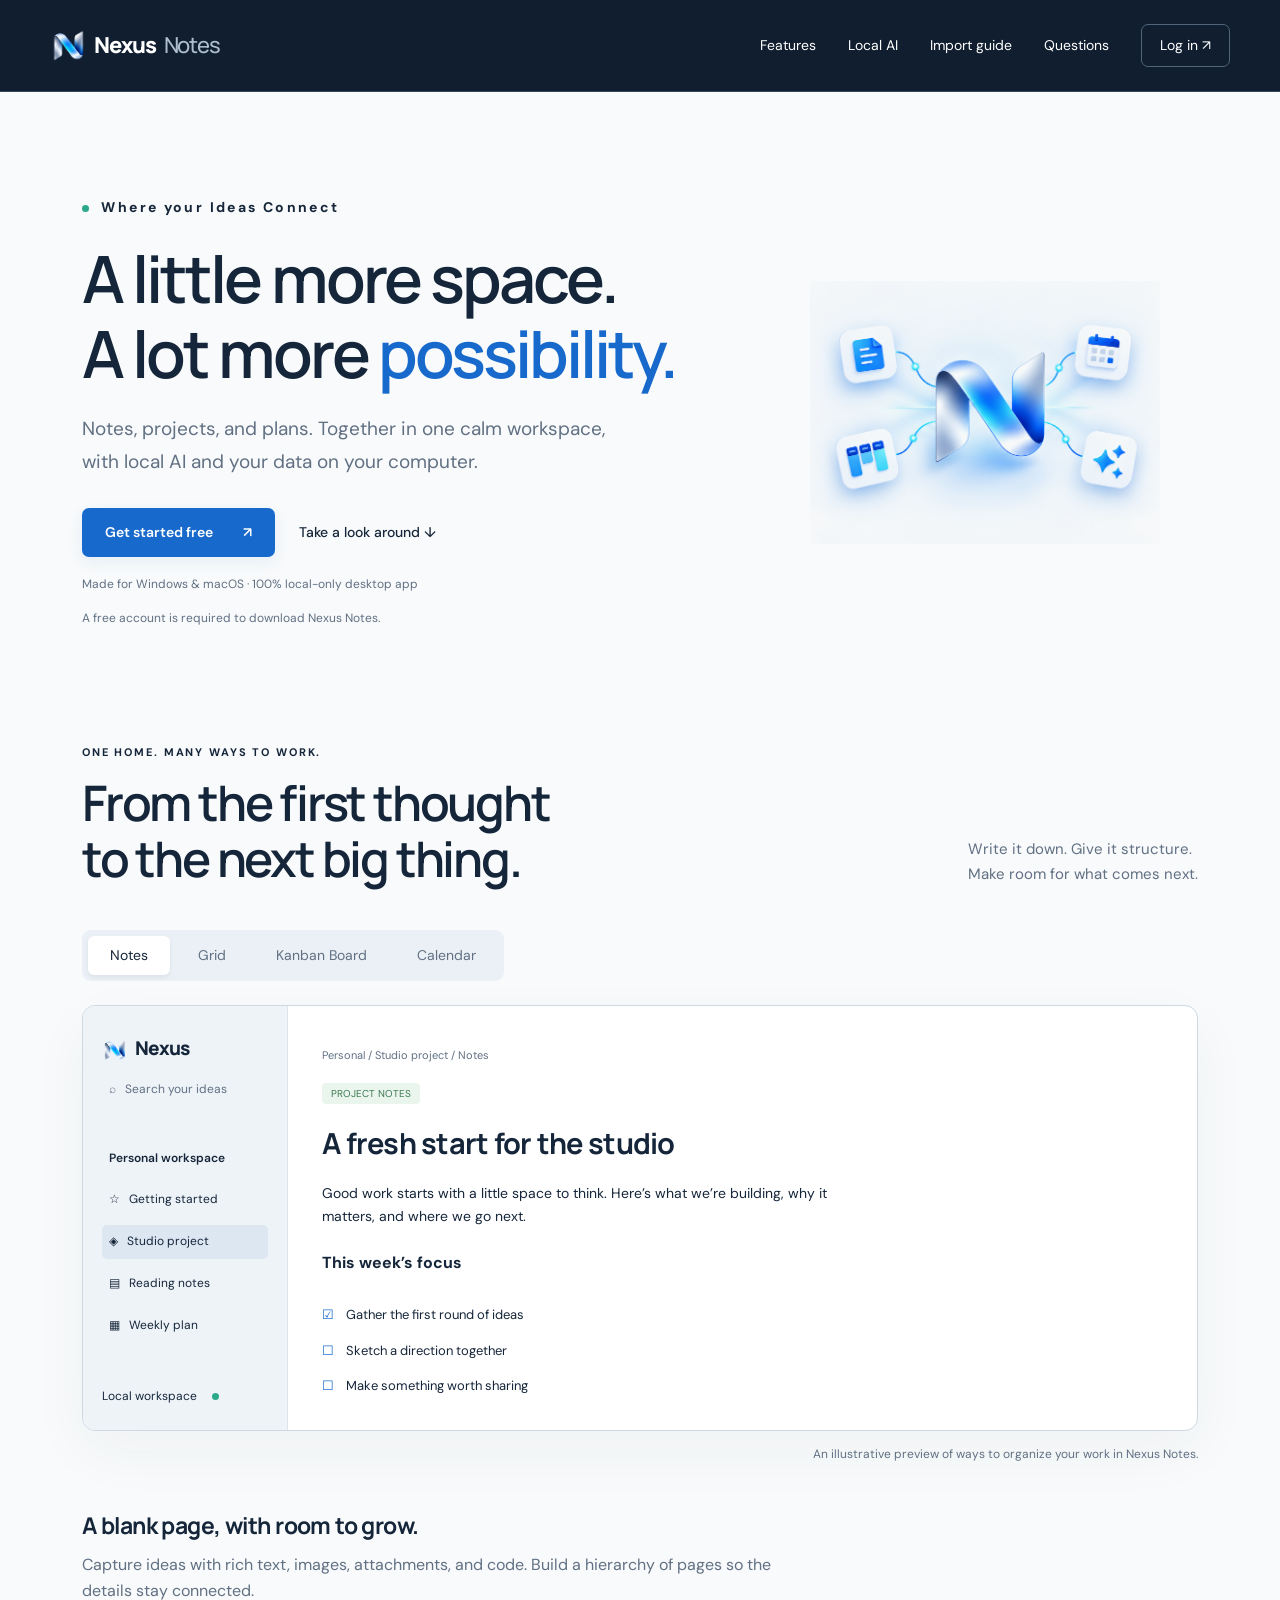
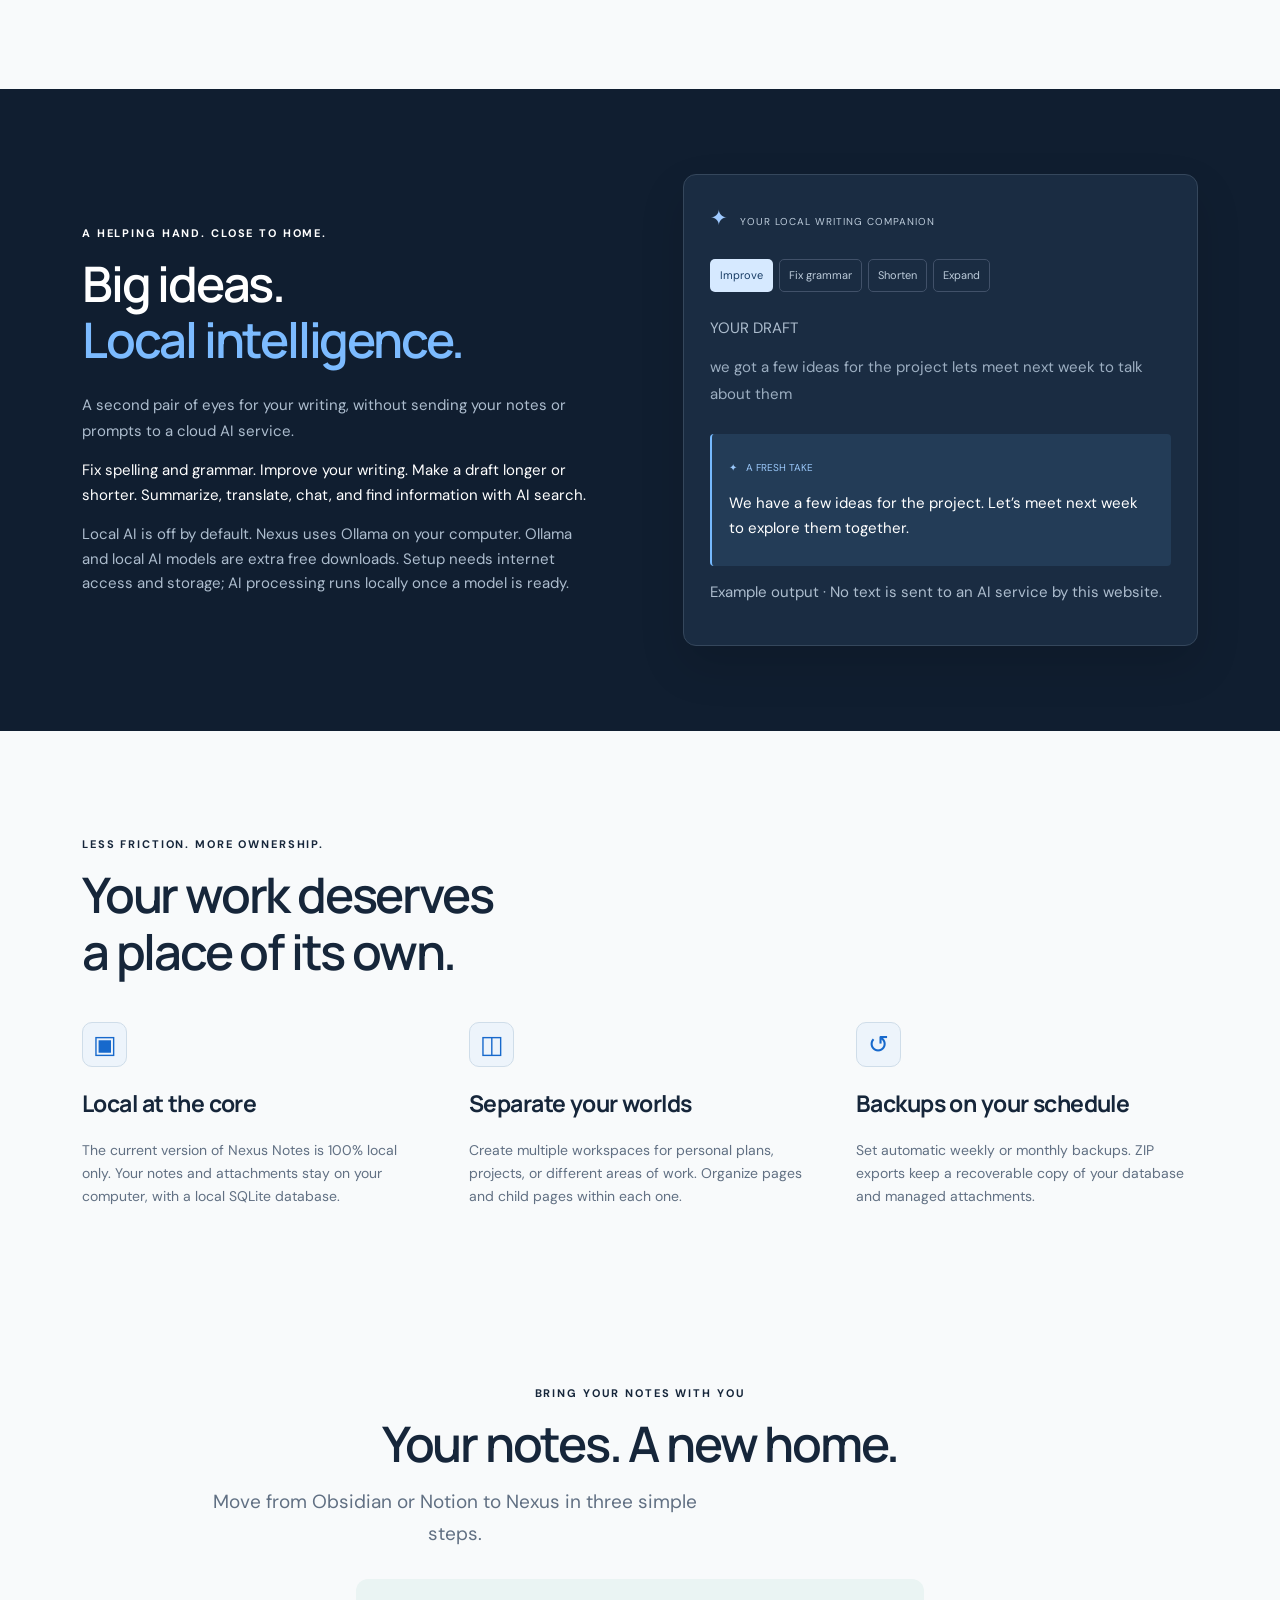
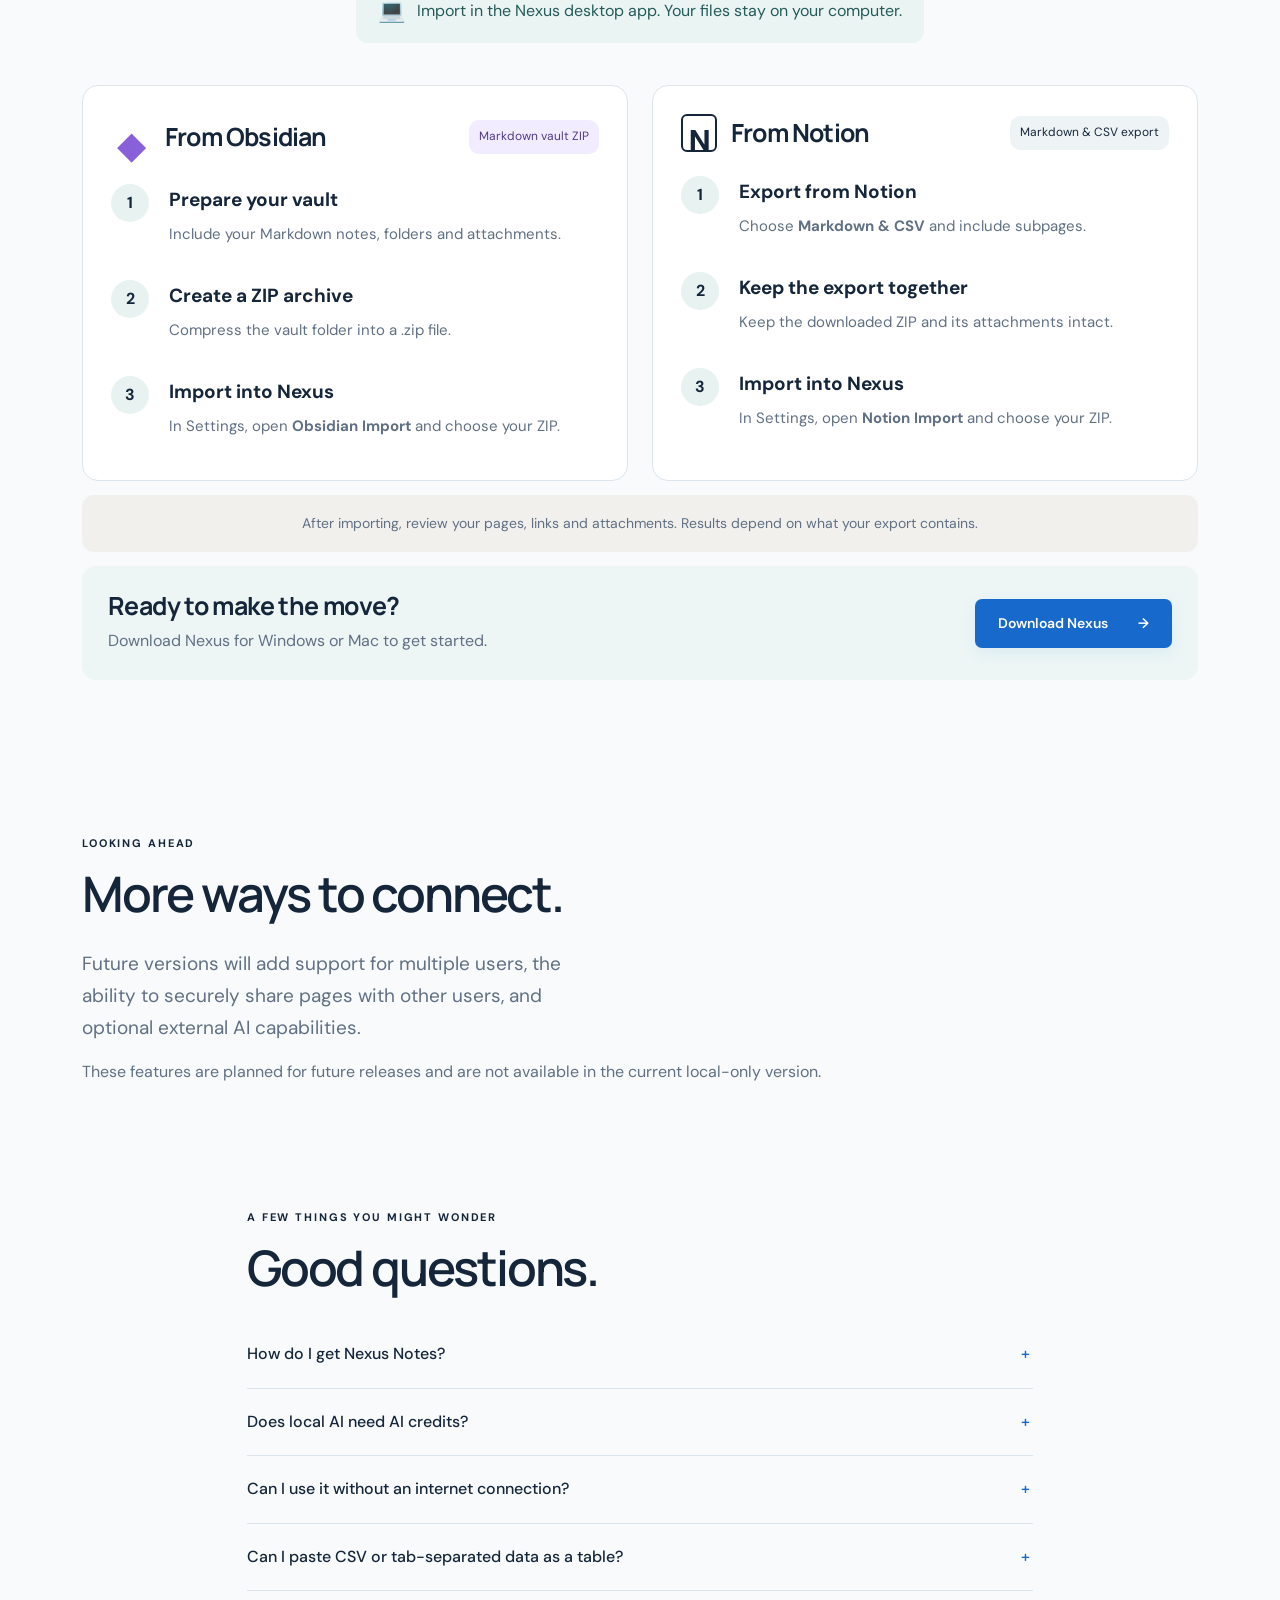
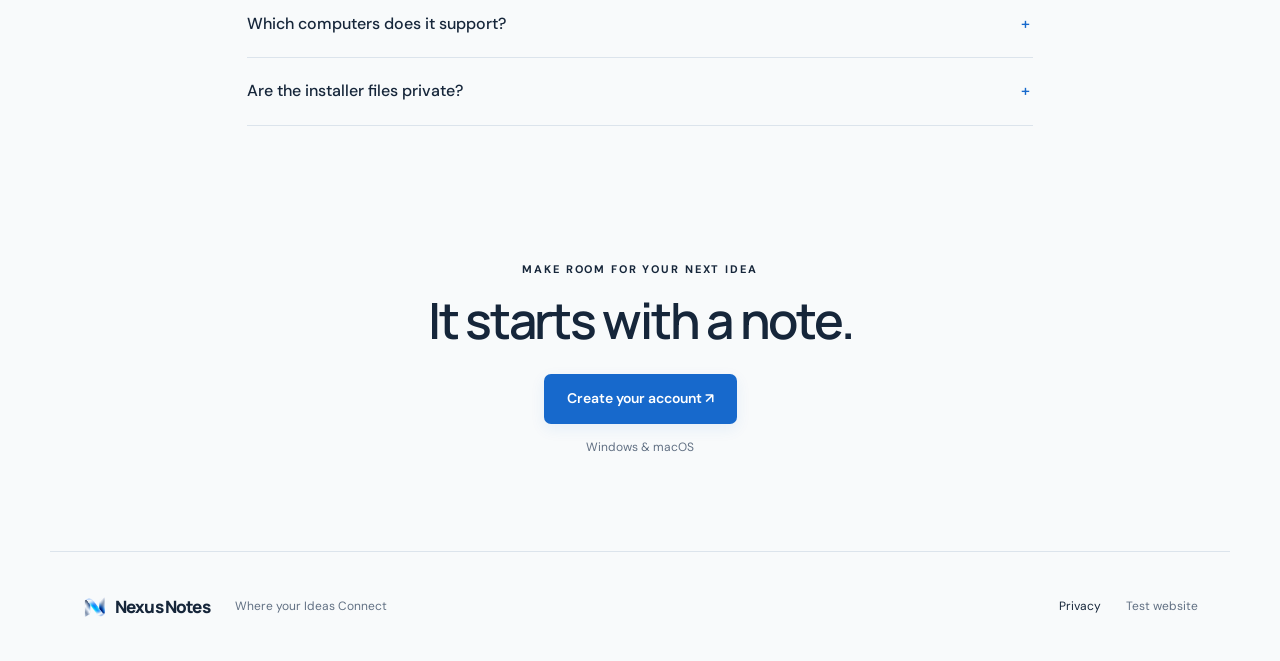
<file: index.html>
<!doctype html>
<html lang="en"><head><meta charset="utf-8"><meta name="viewport" content="width=device-width,initial-scale=1"><meta name="description" content="Nexus Notes brings notes, boards, calendars and private local AI together on Windows and Mac."><meta name="theme-color" content="#101e30"><title>Nexus Notes — Where your Ideas Connect</title><link rel="icon" href="assets/logo.png"><link rel="stylesheet" href="style.css?v=20261015-grid-tables"><script defer src="app.js?v=20261015-grid-tables"></script></head>
<body><a class="skip" href="#main">Skip to content</a><header class="nav home-nav"><a class="brand" href="index.html"><img src="assets/logo.png" alt="">Nexus <span>Notes</span></a><nav aria-label="Main navigation"><a href="#features">Features</a><a href="#local-ai">Local AI</a><a href="#import-guide">Import guide</a><a href="#questions">Questions</a><a href="account.html" class="login">Log in <span aria-hidden="true">↗</span></a></nav></header>
<main id="main"><section class="hero wrap"><div class="hero-copy"><p class="eyebrow"><span class="dot"></span> Where your Ideas Connect</p><h1>A little more space.<br>A lot more <em>possibility.</em></h1><p class="lead">Notes, projects, and plans. Together in one calm workspace, with local AI and your data on your computer.</p><div class="actions"><a class="button" href="account.html?mode=signup">Get started free <span aria-hidden="true">↗</span></a><a class="text-link" href="#features">Take a look around ↓</a></div><p class="small muted">Made for Windows & macOS · 100% local-only desktop app</p><p class="small muted">A free account is required to download Nexus Notes.</p></div><div class="hero-art" aria-hidden="true"><img src="assets/connected-ideas.png" width="1448" height="1086" alt="" fetchpriority="high"></div></section>
<section class="wrap product" id="features"><div class="section-heading"><div><p class="eyebrow">ONE HOME. MANY WAYS TO WORK.</p><h2>From the first thought<br>to the next big thing.</h2></div><p>Write it down. Give it structure.<br>Make room for what comes next.</p></div><div class="preview-tabs" role="tablist" aria-label="Product examples"><button role="tab" aria-selected="true" aria-controls="preview" data-view="notes">Notes</button><button role="tab" aria-selected="false" aria-controls="preview" data-view="grid">Grid</button><button role="tab" aria-selected="false" aria-controls="preview" data-view="board">Kanban Board</button><button role="tab" aria-selected="false" aria-controls="preview" data-view="calendar">Calendar</button></div><div class="app-frame"><aside class="app-sidebar"><div class="brand"><img src="assets/logo.png" alt="">Nexus</div><p class="muted small">⌕ &nbsp; Search your ideas</p><p class="sidebar-title">Personal workspace</p><p>☆ &nbsp; Getting started</p><p class="selected">◈ &nbsp; Studio project</p><p>▤ &nbsp; Reading notes</p><p>▦ &nbsp; Weekly plan</p><div class="sidebar-bottom small">Local workspace <span class="dot"></span></div></aside><div class="app-content" id="preview" role="tabpanel" aria-label="Notes example"></div></div><p class="small muted preview-caption">An illustrative preview of ways to organize your work in Nexus Notes.</p><div class="feature-description" id="view-description"></div></section>
<section class="wrap table-paste" id="tables" hidden aria-labelledby="tables-heading"><div><p class="eyebrow">FROM SPREADSHEET TO PAGE</p><h2 id="tables-heading">Copy. Paste. Table.</h2><p class="lead">Copy CSV or tab-delimited data and paste it directly into a Nexus page as an editable table.</p><p>Copy cells from a spreadsheet or text from a CSV or tab-delimited file, then paste into a blank paragraph. Nexus creates the table and uses the first row as its header.</p><p class="small muted">Quoted CSV values can include commas. Missing cells stay blank. Choose Paste as plain text to keep the original text instead.</p></div><div class="table-paste-example"><p class="eyebrow">PASTE YOUR DATA</p><pre aria-label="Tab-delimited example">Task&#9;Status&#9;Owner
Plan&#9;Done&#9;Alex
Draft&#9;In progress&#9;Sam</pre><p class="table-paste-arrow" aria-hidden="true">&#8595;</p><table><caption>Becomes an editable table in Nexus</caption><thead><tr><th scope="col">Task</th><th scope="col">Status</th><th scope="col">Owner</th></tr></thead><tbody><tr><td>Plan</td><td>Done</td><td>Alex</td></tr><tr><td>Draft</td><td>In progress</td><td>Sam</td></tr></tbody></table></div></section>
<section id="local-ai" class="ai-section"><div class="wrap ai-grid"><div><p class="eyebrow">A HELPING HAND. CLOSE TO HOME.</p><h2>Big ideas.<br><em>Local intelligence.</em></h2><p class="lead">A second pair of eyes for your writing, without sending your notes or prompts to a cloud AI service.</p><p>Fix spelling and grammar. Improve your writing. Make a draft longer or shorter. Summarize, translate, chat, and find information with AI search.</p><p class="small muted">Local AI is off by default. Nexus uses Ollama on your computer. Ollama and local AI models are extra free downloads. Setup needs internet access and storage; AI processing runs locally once a model is ready.</p></div><div class="writing-card"><div class="card-label"><span class="spark">✦</span> YOUR LOCAL WRITING COMPANION</div><div class="writing-tabs" aria-label="Writing examples"><button class="active" data-writing="improve">Improve</button><button data-writing="grammar">Fix grammar</button><button data-writing="shorter">Shorten</button><button data-writing="longer">Expand</button></div><p class="small muted">YOUR DRAFT</p><p class="draft">we got a few ideas for the project lets meet next week to talk about them</p><div class="ai-result"><p class="small">✦ &nbsp; A FRESH TAKE</p><p id="writing-result">We have a few ideas for the project. Let’s meet next week to explore them together.</p></div><p class="small muted">Example output · No text is sent to an AI service by this website.</p></div></div></section>
<section class="wrap ownership"><p class="eyebrow">LESS FRICTION. MORE OWNERSHIP.</p><h2>Your work deserves<br>a place of its own.</h2><div class="feature-grid"><article><span class="feature-icon">▣</span><h3>Local at the core</h3><p>The current version of Nexus Notes is 100% local only. Your notes and attachments stay on your computer, with a local SQLite database.</p></article><article><span class="feature-icon">◫</span><h3>Separate your worlds</h3><p>Create multiple workspaces for personal plans, projects, or different areas of work. Organize pages and child pages within each one.</p></article><article><span class="feature-icon">↺</span><h3>Backups on your schedule</h3><p>Set automatic weekly or monthly backups. ZIP exports keep a recoverable copy of your database and managed attachments.</p></article></div></section>
<section class="wrap import-guide" id="import-guide" aria-labelledby="import-heading">
  <div class="import-intro"><p class="eyebrow">BRING YOUR NOTES WITH YOU</p><h2 id="import-heading">Your notes. A new home.</h2><p class="lead">Move from Obsidian or Notion to Nexus in three simple steps.</p><p class="import-local"><span aria-hidden="true">&#128187;</span> Import in the Nexus desktop app. Your files stay on your computer.</p></div>
  <div class="import-cards">
    <article class="import-guide-card" aria-labelledby="obsidian-guide-heading"><div class="import-guide-title"><span class="import-source-icon obsidian-icon" aria-hidden="true">&#9670;</span><h3 id="obsidian-guide-heading">From Obsidian</h3><span class="import-format">Markdown vault ZIP</span></div><ol>
      <li><h4>Prepare your vault</h4><p>Include your Markdown notes, folders and attachments.</p></li>
      <li><h4>Create a ZIP archive</h4><p>Compress the vault folder into a .zip file.</p></li>
      <li><h4>Import into Nexus</h4><p>In Settings, open <strong>Obsidian Import</strong> and choose your ZIP.</p></li>
    </ol></article>
    <article class="import-guide-card" aria-labelledby="notion-guide-heading"><div class="import-guide-title"><span class="import-source-icon notion-icon" aria-hidden="true">N</span><h3 id="notion-guide-heading">From Notion</h3><span class="import-format">Markdown &amp; CSV export</span></div><ol>
      <li><h4>Export from Notion</h4><p>Choose <strong>Markdown &amp; CSV</strong> and include subpages.</p></li>
      <li><h4>Keep the export together</h4><p>Keep the downloaded ZIP and its attachments intact.</p></li>
      <li><h4>Import into Nexus</h4><p>In Settings, open <strong>Notion Import</strong> and choose your ZIP.</p></li>
    </ol></article>
  </div>
  <p class="import-review">After importing, review your pages, links and attachments. Results depend on what your export contains.</p>
  <div class="import-cta"><div><h3>Ready to make the move?</h3><p>Download Nexus for Windows or Mac to get started.</p></div><a class="button" href="downloads.html">Download Nexus <span aria-hidden="true">&#8594;</span></a></div>
</section>

<section class="wrap ownership" aria-labelledby="future-heading"><p class="eyebrow">LOOKING AHEAD</p><h2 id="future-heading">More ways to connect.</h2><p class="lead">Future versions will add support for multiple users, the ability to securely share pages with other users, and optional external AI capabilities.</p><p class="muted">These features are planned for future releases and are not available in the current local-only version.</p></section><section class="wrap faq" id="questions"><p class="eyebrow">A FEW THINGS YOU MIGHT WONDER</p><h2>Good questions.</h2><details><summary>How do I get Nexus Notes?</summary><p>Create a website account, confirm your email, then sign in to the downloads page. Choose the Windows installer or the Mac disk image. Your website account is separate from your desktop notes.</p></details><details><summary>Does local AI need AI credits?</summary><p>No cloud AI credits are needed for local Ollama models. They use your computer’s memory and processing power. Model downloads require internet access and can be large; performance depends on your hardware.</p></details><details><summary>Can I use it without an internet connection?</summary><p>You can use local desktop notes without a connection. Downloading the app, confirming your website account, checking for updates, and initially setting up AI require internet access. Local AI requires extra free downloads: Ollama and local AI models. Install and open Ollama for <a class="text-link" href="https://ollama.com/download/mac">Mac</a> or <a class="text-link" href="https://ollama.com/download/windows">Windows</a>, then download the models you want to use. Nexus checks for Ollama when you enable AI; if it is missing, AI stays off and shows download instructions. After Ollama and the models are ready, local AI works without an internet connection.</p></details><details><summary>Can I paste CSV or tab-separated data as a table?</summary><p>Yes. Copy CSV or tab-separated data with column names in the first row, then paste into a paragraph in a Nexus page. Nexus automatically creates an editable table and uses the first row as its header. Quoted CSV values can contain commas, and missing cells stay blank. Use Paste as plain text when you want to keep the original text.</p></details><details><summary>Which computers does it support?</summary><p>Windows and macOS. The downloads page identifies the available installer and Mac architecture. The current Mac release is for Apple silicon, including M1, and requires macOS 12 or later.</p></details><details><summary>Are the installer files private?</summary><p>This website asks you to sign in before showing download links. The installers are published in the public Nexus Releases repository on GitHub and can also be accessed there.</p></details></section>
<section class="closing wrap"><p class="eyebrow">MAKE ROOM FOR YOUR NEXT IDEA</p><h2>It starts with a note.</h2><a class="button" href="account.html?mode=signup">Create your account ↗</a><p class="small muted">Windows & macOS</p></section></main><footer class="wrap"><a class="brand" href="index.html"><img src="assets/logo.png" alt="">Nexus Notes</a><p class="small muted">Where your Ideas Connect</p><a href="privacy.html">Privacy</a><span class="small muted">Test website</span></footer></body></html>
</file>
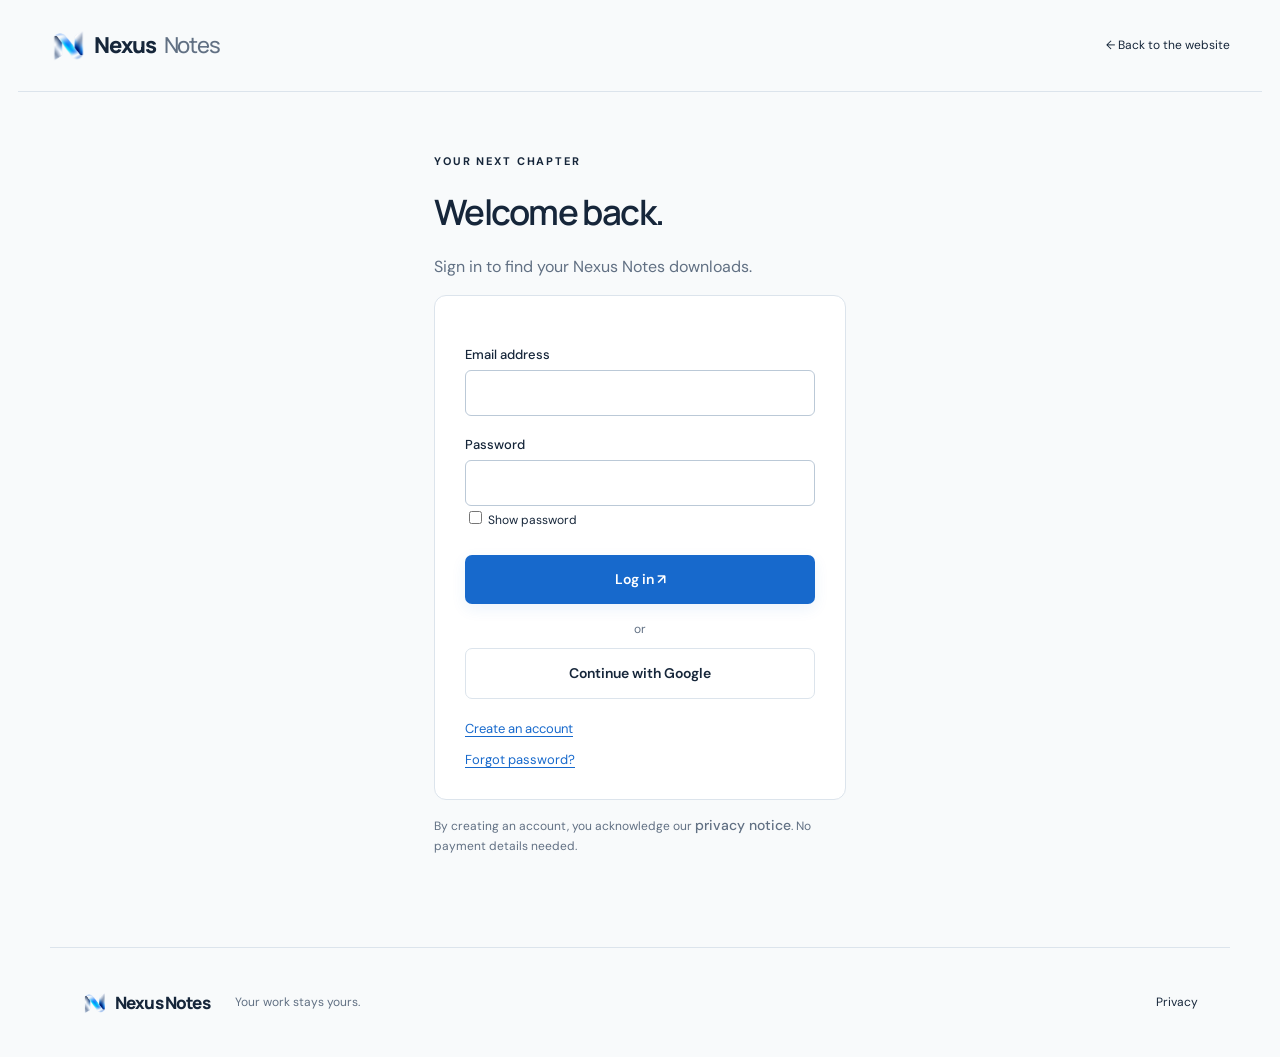
<file: account.html>
<!doctype html><html lang="en"><head><meta charset="utf-8"><meta name="viewport" content="width=device-width,initial-scale=1"><meta name="referrer" content="no-referrer"><title>Your account — Nexus Notes</title><link rel="icon" href="assets/logo.png"><link rel="stylesheet" href="style.css?v=20261014-google"><script defer src="vendor/firebase-app-compat.js"></script><script defer src="vendor/firebase-auth-compat.js"></script><script defer src="config.js?v=20261014-google"></script><script defer src="auth.js?v=20261014-google"></script></head><body data-page="account"><header class="nav"><a class="brand" href="index.html"><img src="assets/logo.png" alt="">Nexus <span>Notes</span></a><a class="small" href="index.html">← Back to the website</a></header><main class="account-main"><p class="eyebrow">YOUR NEXT CHAPTER</p><h1 id="account-title">Welcome back.</h1><p class="muted" id="account-intro">Sign in to find your Nexus Notes downloads.</p><div class="account-card"><form id="account-form"><label class="form-field" id="email-field">Email address<input id="email" name="email" type="email" autocomplete="email" required maxlength="254"></label><label class="form-field" id="password-field">Password<input id="password" name="password" type="password" autocomplete="current-password" required minlength="8"></label><label class="small" id="show-password-label"><input type="checkbox" id="show-password"> Show password</label><p id="signup-note" class="small muted" hidden>Use at least 8 characters. We’ll email you a confirmation link. This account gives access to the website’s downloads; your desktop notes stay on your computer.</p><button class="button" id="submit" type="submit">Log in ↗</button></form><div id="google-option"><p class="small muted auth-divider">or</p><button class="button google-signin" id="google-signin" type="button">Continue with Google</button></div><div id="status" class="status" role="status" aria-live="polite"></div><div class="form-links"><p class="form-mode-line small"><span id="account-prompt" class="muted" hidden>Already have an account?</span> <button class="link-button" id="switch-mode" type="button">Create an account</button></p><button class="link-button" id="forgot" type="button">Forgot password?</button></div><button class="link-button" id="resend" hidden>Resend confirmation email</button></div><p class="small muted">By creating an account, you acknowledge our <a class="text-link" href="privacy.html">privacy notice</a>. No payment details needed.</p></main><footer class="wrap"><a class="brand" href="index.html"><img src="assets/logo.png" alt="">Nexus Notes</a><p class="small muted">Your work stays yours.</p><a href="privacy.html">Privacy</a></footer></body></html>
</file>
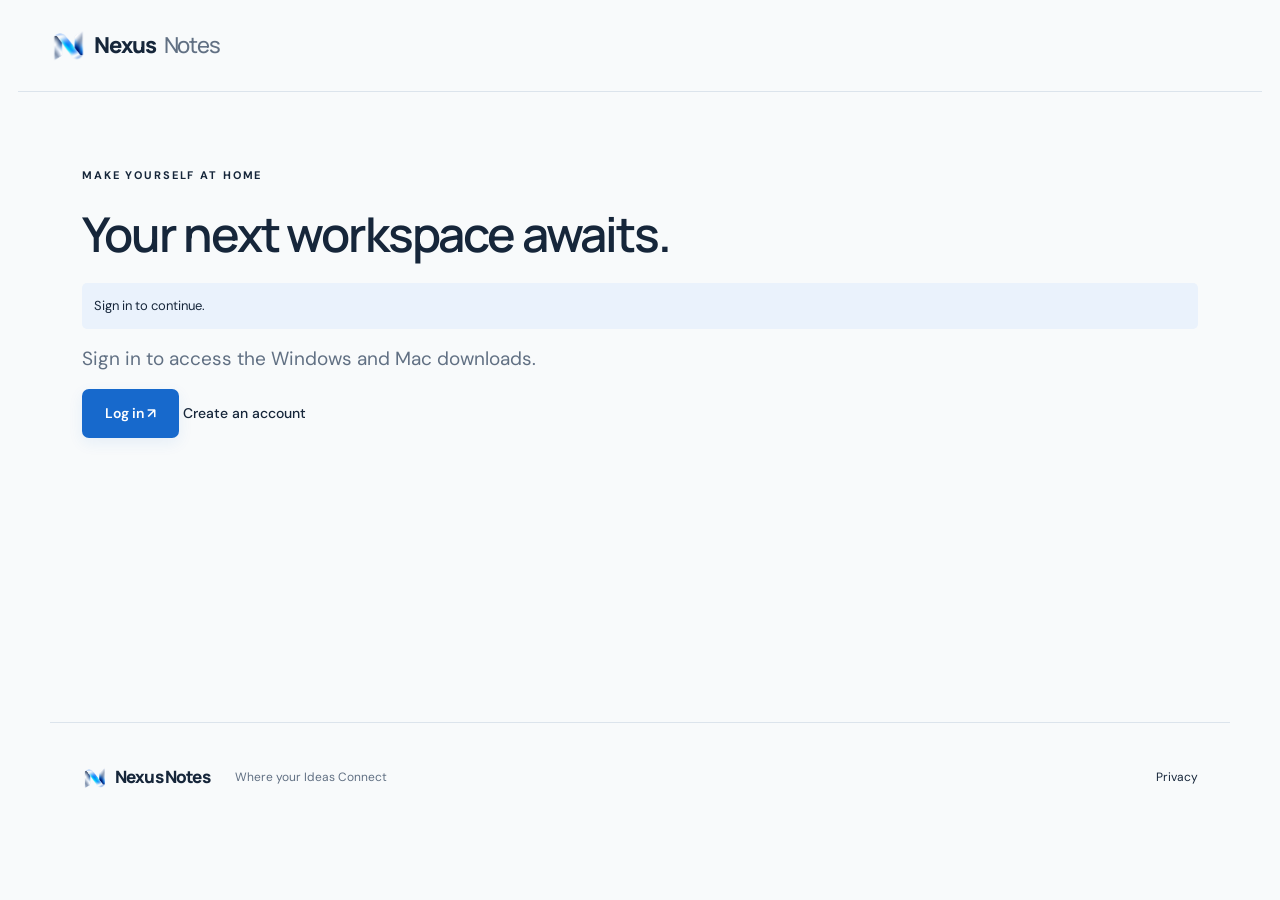
<file: downloads.html>
<!doctype html><html lang="en"><head><meta charset="utf-8"><meta name="viewport" content="width=device-width,initial-scale=1"><meta name="referrer" content="no-referrer"><title>Downloads — Nexus Notes</title><link rel="icon" href="assets/logo.png"><link rel="stylesheet" href="style.css"><script defer src="vendor/firebase-app-compat.js"></script><script defer src="vendor/firebase-auth-compat.js"></script><script defer src="config.js?v=20261013-firebase"></script><script defer src="releases.js?v=20261011-no-sizes"></script><script defer src="auth.js?v=20261013-firebase"></script></head><body data-page="downloads"><header class="nav"><a class="brand" href="index.html"><img src="assets/logo.png" alt="">Nexus <span>Notes</span></a><button class="login" id="logout" hidden>Log out</button></header><main class="wrap download-main"><p class="eyebrow">MAKE YOURSELF AT HOME</p><h1>Your next workspace awaits.</h1><div id="status" class="status" role="status" aria-live="polite">Checking your account…</div><div id="login-gate" hidden><p class="lead">Sign in to access the Windows and Mac downloads.</p><a class="button" href="account.html">Log in ↗</a> <a class="text-link" href="account.html?mode=signup">Create an account</a></div><section id="downloads" hidden><p class="lead">The current version is 100% local only. Choose your computer and keep your notes on your device.</p><div class="download-grid" id="release-cards"></div><button class="login" id="retry" hidden>Check releases again</button><p class="small muted">These installers are hosted on GitHub. Your website account doesn’t upload or synchronize your desktop notes. Back up an existing Nexus database before installing an update.</p></section></main><footer class="wrap"><a class="brand" href="index.html"><img src="assets/logo.png" alt="">Nexus Notes</a><p class="small muted">Where your Ideas Connect</p><a href="privacy.html">Privacy</a></footer></body></html>
</file>
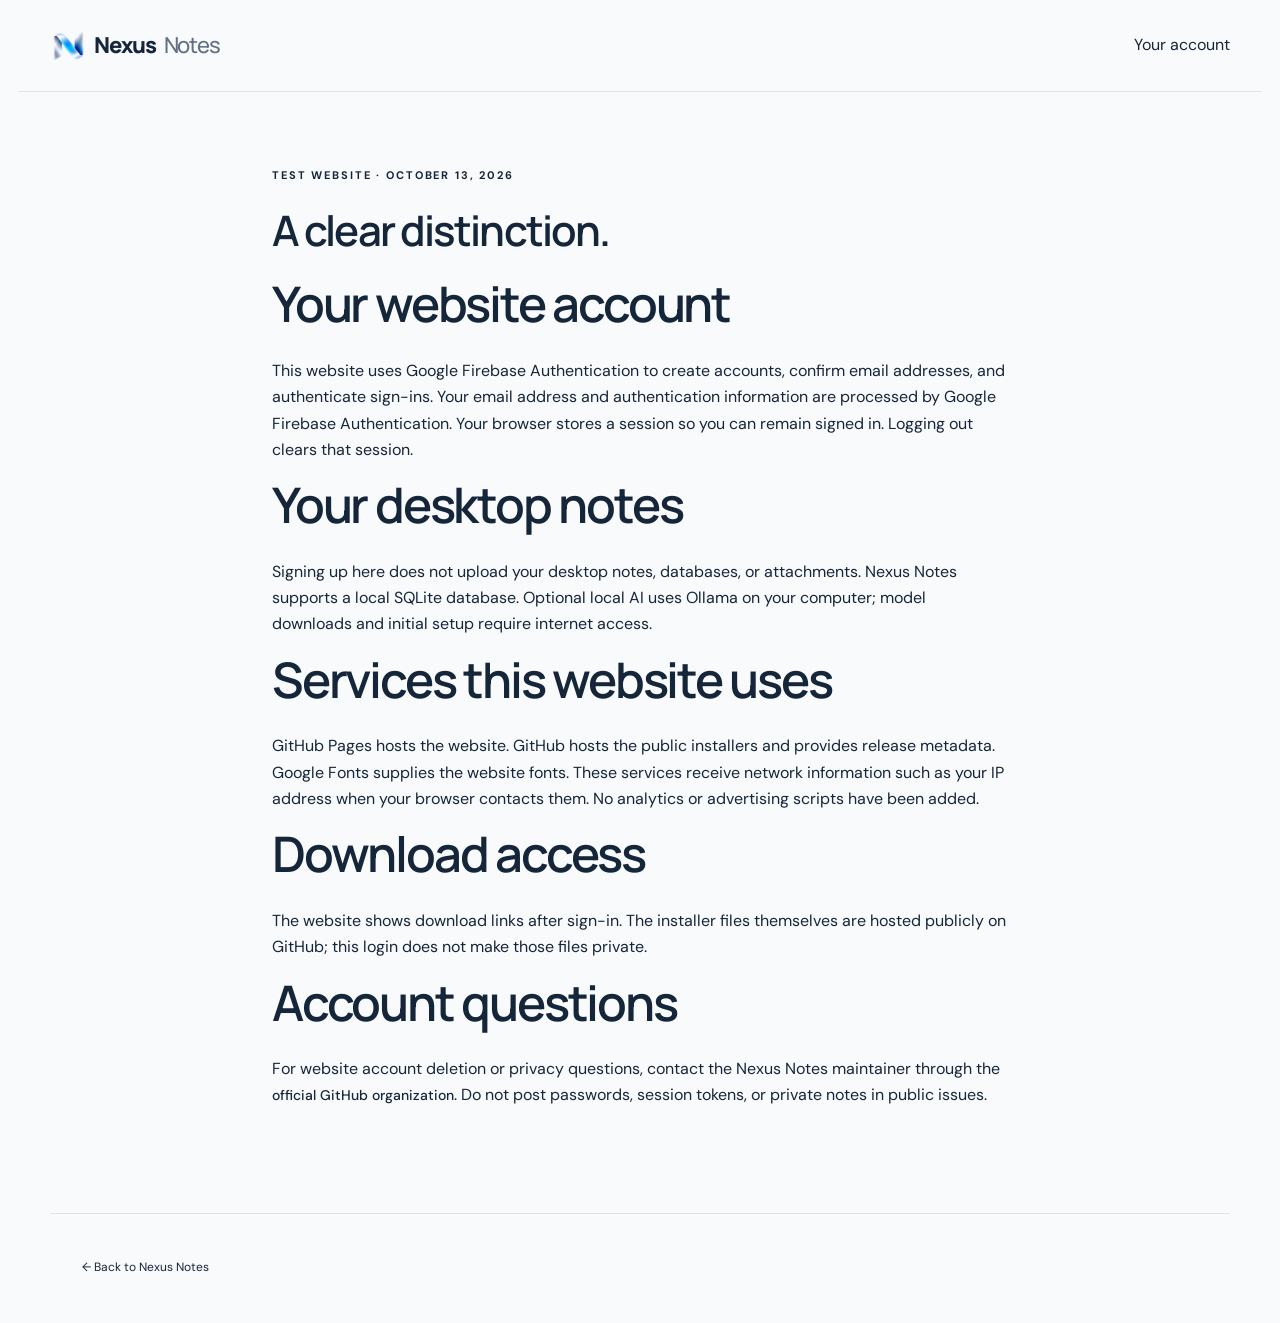
<file: privacy.html>
<!doctype html><html lang="en"><head><meta charset="utf-8"><meta name="viewport" content="width=device-width,initial-scale=1"><title>Privacy — Nexus Notes</title><link rel="icon" href="assets/logo.png"><link rel="stylesheet" href="style.css"></head><body><header class="nav"><a class="brand" href="index.html"><img src="assets/logo.png" alt="">Nexus <span>Notes</span></a><a href="account.html">Your account</a></header><main class="wrap privacy"><p class="eyebrow">TEST WEBSITE · OCTOBER 13, 2026</p><h1>A clear distinction.</h1><h2>Your website account</h2><p>This website uses Google Firebase Authentication to create accounts, confirm email addresses, and authenticate sign-ins. Your email address and authentication information are processed by Google Firebase Authentication. Your browser stores a session so you can remain signed in. Logging out clears that session.</p><h2>Your desktop notes</h2><p>Signing up here does not upload your desktop notes, databases, or attachments. Nexus Notes supports a local SQLite database. Optional local AI uses Ollama on your computer; model downloads and initial setup require internet access.</p><h2>Services this website uses</h2><p>GitHub Pages hosts the website. GitHub hosts the public installers and provides release metadata. Google Fonts supplies the website fonts. These services receive network information such as your IP address when your browser contacts them. No analytics or advertising scripts have been added.</p><h2>Download access</h2><p>The website shows download links after sign-in. The installer files themselves are hosted publicly on GitHub; this login does not make those files private.</p><h2>Account questions</h2><p>For website account deletion or privacy questions, contact the Nexus Notes maintainer through the <a class="text-link" href="https://github.com/NexusNotesApp">official GitHub organization</a>. Do not post passwords, session tokens, or private notes in public issues.</p></main><footer class="wrap"><a href="index.html">← Back to Nexus Notes</a></footer></body></html>
</file>
<file: style.css>
@import url('https://fonts.googleapis.com/css2?family=DM+Sans:wght@400;500;600;700&family=Manrope:wght@400;500;600;700;800&display=swap');
:root{--ink:#16263a;--muted:#617083;--blue:#1769cc;--paper:#f8fafb;--line:#dce4ec;--navy:#101e30}*{box-sizing:border-box}html{scroll-behavior:smooth;scroll-padding-top:90px}body{margin:0;background:var(--paper);color:var(--ink);font-family:'DM Sans',sans-serif;font-size:16px;line-height:1.65}a{color:inherit;text-decoration:none}button,input{font:inherit}button,a,input{touch-action:manipulation}button{cursor:pointer}a:focus-visible,button:focus-visible,input:focus-visible,summary:focus-visible{outline:3px solid #efaf45;outline-offset:4px}h1,h2,h3{font-family:Manrope,sans-serif;line-height:1.15;letter-spacing:-.045em}h1{font-size:clamp(40px,5.1vw,72px);font-weight:600;margin:22px 0}h2{font-size:clamp(32px,4vw,49px);font-weight:600;margin:12px 0 25px}h3{font-size:23px;letter-spacing:-.025em}em{font-style:normal;color:var(--blue)}p{margin:14px 0}.wrap{max-width:1180px;margin:auto;padding-left:32px;padding-right:32px}.nav{height:92px;display:flex;align-items:center;justify-content:space-between;max-width:1244px;padding:0 32px;margin:auto;border-bottom:1px solid var(--line)}.brand{display:flex;align-items:center;gap:8px;font-family:Manrope,sans-serif;font-weight:800;font-size:22px;letter-spacing:-.05em}.brand img{width:36px;height:36px;object-fit:contain}.brand span{font-weight:500;color:var(--muted)}nav{display:flex;align-items:center;gap:32px;font-size:14px}.login{border:1px solid var(--line);padding:9px 18px;border-radius:7px;background:white}.hero{display:grid;grid-template-columns:1.55fr 1fr;align-items:center;padding-top:90px;padding-bottom:86px;gap:32px}.eyebrow{font-size:11px;font-weight:700;letter-spacing:.17em}.dot{display:inline-block;width:7px;height:7px;border-radius:50%;background:#2ca88a;margin-right:7px}.lead{font-size:19px;line-height:1.7;color:var(--muted);max-width:530px}.actions{display:flex;align-items:center;gap:24px;margin:30px 0 18px}.button{display:inline-flex;align-items:center;justify-content:center;gap:30px;background:var(--blue);color:white;padding:13px 23px;border:0;border-radius:7px;font-weight:600;font-size:14px;box-shadow:0 5px 15px #1769cc15}.button:hover{background:#1256a8}.button:disabled{opacity:.55;cursor:wait}.text-link{font-size:14px;font-weight:500}.small{font-size:12px}.muted{color:var(--muted)}.orbit{height:350px;display:grid;place-items:center;position:relative;background:radial-gradient(ellipse,#dbeaf9,transparent 68%)}.orbit>img{width:160px;filter:drop-shadow(0 24px 15px #13539c26);transform:rotate(-8deg)}.orbit-ring{position:absolute;width:310px;height:310px;border:1px solid #cadbeb;border-radius:50%;transform:rotate(-20deg) scaleY(.8)}.orbit-ring:after{content:'';position:absolute;inset:-28px;border:1px dashed #d6e1ed;border-radius:50%}.orbit-label{position:absolute;font-size:12px;border:1px solid var(--line);padding:9px 15px;border-radius:6px;background:#ffffffed;box-shadow:0 8px 24px #15283b08}.label-one{top:33px;left:22px}.label-two{right:0;top:152px}.label-three{bottom:24px;left:65px}.section-heading{display:flex;justify-content:space-between;align-items:end}.section-heading>p{color:var(--muted);font-size:15px;padding-bottom:12px}.preview-tabs{display:flex;gap:6px;padding:6px;background:#eaf0f5;border-radius:9px;width:fit-content;margin:18px 0 24px}.preview-tabs button{border:0;background:transparent;color:var(--muted);padding:8px 22px;border-radius:6px;font-size:14px}.preview-tabs button[aria-selected=true]{background:white;color:var(--ink);box-shadow:0 2px 4px #17283b12}.app-frame{display:grid;grid-template-columns:205px 1fr;min-height:400px;border:1px solid #cdd8e3;border-radius:13px;overflow:hidden;background:white;box-shadow:0 20px 60px #233f5a0b}.app-sidebar{padding:27px 19px;background:#eef3f8;border-right:1px solid var(--line);position:relative;font-size:12px}.app-sidebar .brand{font-size:19px}.app-sidebar .brand img{width:25px;height:25px}.app-sidebar p{padding:7px;margin:8px 0}.sidebar-title{margin-top:35px!important;font-weight:600}.selected{background:#dce7f2;border-radius:5px}.sidebar-bottom{position:absolute;bottom:23px}.sidebar-bottom .dot{margin-left:12px}.app-content{padding:26px 34px;min-width:0}.preview-caption{text-align:right}.app-content h3{font-size:29px;margin:22px 0}.crumb{font-size:11px;color:var(--muted)}.note-text{max-width:510px;font-size:14px}.note-tag{font-size:10px;padding:4px 9px;background:#eaf5ed;border-radius:4px;color:#3c7951}.check-row{padding:7px 0;font-size:13px}.check-row span{color:var(--blue);margin-right:9px}.board{display:grid;grid-template-columns:repeat(3,1fr);gap:12px;font-size:12px}.board-column{background:#f3f6f9;border-radius:7px;padding:12px}.board-heading{font-weight:600;margin:0 0 13px}.task{background:white;border:1px solid var(--line);border-radius:5px;padding:12px;margin-bottom:9px;line-height:1.5}.task small{display:block;color:var(--muted);margin-top:7px}.task-tag{display:inline-block;font-size:9px;background:#e3edf9;color:#245d9c;padding:2px 6px;border-radius:3px}.board-new{color:var(--muted);padding:4px}.grid-table{width:100%;border-collapse:collapse;font-size:12px}.grid-table td,.grid-table th{text-align:left;border-bottom:1px solid var(--line);padding:12px 8px}.grid-table th{background:#f4f7fa;font-weight:500;color:var(--muted)}.calendar{display:grid;grid-template-columns:repeat(7,1fr);font-size:10px}.calendar>div{min-height:47px;border:1px solid #e8edf2;padding:5px}.calendar .weekday{min-height:24px;color:var(--muted);text-align:center;background:#f5f7f9}.calendar .event{background:#e1edfb;border-radius:3px;color:#275c95;margin-top:3px;padding:3px;line-height:1.3}.feature-description{padding:10px 0 70px;max-width:730px}.feature-description h3{margin-bottom:10px}.feature-description p{color:var(--muted)}.ai-section{background:var(--navy);color:white;padding:85px 0}.ai-grid{display:grid;grid-template-columns:1fr 1fr;gap:85px;align-items:center}.ai-section em{color:#7cbbff}.ai-section .lead,.ai-section .muted{color:#adbdce}.ai-section p:not(.eyebrow){font-size:15px}.writing-card{background:#1a2c42;border:1px solid #35475c;border-radius:13px;padding:26px;box-shadow:0 20px 45px #0002}.card-label{font-size:10px;letter-spacing:.1em;color:#bdccdb}.spark{color:#9fcaff;font-size:21px;margin-right:7px}.writing-tabs{display:flex;flex-wrap:wrap;gap:6px;margin:24px 0}.writing-tabs button{padding:6px 9px;font-size:11px;color:#bdccdb;background:transparent;border:1px solid #415169;border-radius:5px}.writing-tabs .active{background:#d6e9ff;color:#183c65;border-color:transparent}.draft{color:#9caec1;line-height:1.8;padding-bottom:12px}.ai-result{background:#233c57;border-left:2px solid #76baff;border-radius:4px;padding:12px 17px}.ai-result .small{color:#9bc8fa;font-size:10px!important}.ownership{padding-top:90px;padding-bottom:75px}.feature-grid{display:grid;grid-template-columns:repeat(3,1fr);gap:45px;margin-top:42px}.feature-grid p{color:var(--muted);font-size:14px}.feature-icon{display:inline-flex;width:45px;height:45px;border:1px solid #cfdde9;border-radius:10px;align-items:center;justify-content:center;color:var(--blue);font-size:25px;background:#edf4fb}.import-section{display:grid;grid-template-columns:1fr 1fr;gap:90px;padding-top:55px;padding-bottom:90px;border-top:1px solid var(--line)}.import-section p:not(.eyebrow){color:var(--muted)}.import-art{display:flex;align-items:center;justify-content:center;gap:23px;border-radius:15px;background:#edf2f7;min-height:260px;position:relative}.import-art img{width:90px}.import-source{font-family:Manrope,sans-serif;font-size:45px;background:white;line-height:1.1;padding:15px;border:1px solid #dce4ec;border-radius:10px;box-shadow:0 8px 20px #1a2c4210;text-align:center;transform:rotate(-6deg)}.import-source small{font-family:'DM Sans',sans-serif;font-size:10px}.import-source.purple{color:#7654b1;transform:rotate(7deg);font-size:35px}.import-arrow{color:#8da1b5}.faq{max-width:850px;padding-top:20px;padding-bottom:70px}.faq details{border-bottom:1px solid var(--line);padding:20px 0}.faq summary{cursor:pointer;font-weight:500;list-style:none;position:relative;padding-right:25px}.faq summary:after{content:'+';position:absolute;right:3px;color:var(--blue)}.faq details[open] summary:after{content:'−'}.faq details p{color:var(--muted);font-size:14px}.closing{text-align:center;padding-top:50px;padding-bottom:80px}.closing h2{font-size:50px}footer{display:flex;align-items:center;flex-wrap:wrap;gap:25px;min-height:110px;border-top:1px solid var(--line);font-size:12px}footer .brand{font-size:17px}footer .brand img{width:25px;height:25px}footer>p{flex:1}.skip{position:absolute;top:-100px}.skip:focus{top:0;background:white;padding:12px;z-index:9}.account-main{max-width:460px;margin:60px auto 90px;padding:0 24px}.account-card{background:white;border:1px solid var(--line);border-radius:12px;padding:30px}.account-main h1{font-size:35px}.form-field{display:block;margin-top:18px;font-size:13px;font-weight:500}.form-field input{width:100%;display:block;border:1px solid #bbc9d7;border-radius:6px;padding:11px;margin-top:5px;background:white;color:var(--ink)}.account-card .button{width:100%;margin-top:23px}.account-card .link-button{padding:0;color:var(--blue);background:none;border:0;font-size:13px}.form-links{display:flex;flex-direction:column;align-items:flex-start;gap:10px;margin-top:20px}.form-mode-line{margin:0}.form-links .link-button{text-align:left;line-height:1.5;text-decoration:underline;text-underline-offset:3px}.status{font-size:13px;white-space:pre-line}.status:not(:empty){padding:12px;border-radius:5px;background:#eaf2fc;margin-top:15px}.status.error{background:#fff0ee;color:#9b3228}.download-main{padding-top:60px;padding-bottom:90px;min-height:70vh}.download-main h1{font-size:48px}.download-grid{display:grid;grid-template-columns:1fr 1fr;gap:24px;margin:35px 0}.download-card{background:white;border:1px solid var(--line);border-radius:12px;padding:30px}.download-card .button{margin:12px 0}.download-card p{color:var(--muted)}.download-card h2{font-size:30px}.download-card .checksum{display:block;font-size:12px;text-decoration:underline}.privacy{max-width:800px;padding-top:60px;padding-bottom:90px}.privacy h1{font-size:42px}[hidden]{display:none!important}@media(max-width:850px){.hero{grid-template-columns:1fr;padding-top:55px}.orbit{display:none}.ai-grid,.import-section{gap:35px}.app-frame{grid-template-columns:160px 1fr}.app-sidebar{padding:20px 10px}.app-content{padding:20px}.feature-grid{gap:22px}.board{gap:6px}.board-column{padding:7px}nav{gap:18px}}@media(max-width:620px){.wrap{padding-left:20px;padding-right:20px}.nav{height:75px;padding:0 20px}.brand{font-size:19px}.brand img{width:28px;height:28px}nav>a:not(.login){display:none}.hero{padding-bottom:50px}.actions{gap:17px;flex-wrap:wrap}.section-heading{display:block}.section-heading>p{margin-top:0}.preview-tabs{width:100%;justify-content:space-between}.preview-tabs button{padding:8px 15px}.app-frame{display:block;min-height:440px}.app-sidebar{display:none}.app-content{padding:18px 14px}.board{font-size:10px;gap:5px}.task{padding:8px}.calendar>div{min-height:47px;padding:3px}.calendar .event{font-size:8px}.ai-grid,.import-section,.feature-grid,.download-grid{grid-template-columns:1fr}.ai-section{padding:55px 0}.feature-grid{gap:22px}.ownership{padding-top:55px;padding-bottom:45px}.import-section{padding-top:35px;padding-bottom:55px}.import-art{min-height:210px}.feature-description{padding-bottom:40px}.closing{padding-top:15px;padding-bottom:45px}.closing h2{font-size:38px}footer{padding-top:25px;padding-bottom:25px;gap:15px}footer>p{flex-basis:100%;margin:0}.account-main{margin-top:35px}.account-card{padding:23px}.download-main h1{font-size:38px}.app-content h3{font-size:25px}.grid-table td,.grid-table th{padding:10px 5px;font-size:10px}}@media(prefers-reduced-motion:reduce){html{scroll-behavior:auto}}

/* Connected ideas: preserve the original 350px desktop graphic footprint. */
.hero-art{height:350px;min-width:0;display:flex;align-items:center;justify-content:center}.hero-art img{display:block;width:350px;height:350px;max-width:100%;object-fit:contain;mix-blend-mode:multiply}@media(max-width:850px){.hero-art{display:none}}

/* Homepage navigation: match the Local Intelligence section. */
.nav.home-nav{background:var(--navy);color:#fff;border-bottom-color:#35475c;max-width:none;padding-left:max(32px,calc((100% - 1180px)/2));padding-right:max(32px,calc((100% - 1180px)/2))}.nav.home-nav .brand span{color:#adbdce}.nav.home-nav .login{background:transparent;color:#fff;border-color:#52647a}@media(max-width:620px){.nav.home-nav{padding-left:20px;padding-right:20px}}

/* Give the homepage tagline a little more prominence. */
.hero-copy > .eyebrow{font-size:14px}

.auth-divider{text-align:center;margin:16px 0 0}.account-card .google-signin{margin-top:8px;background:white;color:var(--ink);border:1px solid var(--line);box-shadow:none}.account-card .google-signin:hover{background:#eef3f8}

/* Import guide and direct table paste, October 15, 2026. */
.import-guide{padding-top:72px;padding-bottom:50px;scroll-margin-top:30px}.import-intro{text-align:center;max-width:900px;margin:0 auto 28px}.import-intro h2{margin-bottom:14px}.import-local{display:inline-flex;align-items:center;gap:12px;background:#eaf4f3;border-radius:12px;padding:14px 22px;color:#255b59}.import-local span{font-size:22px}.import-cards{display:grid;grid-template-columns:1fr 1fr;gap:24px}.import-guide-card{background:#fff;border:1px solid var(--line);border-radius:16px;padding:28px}.import-guide-title{display:flex;align-items:center;gap:14px;flex-wrap:wrap;margin-bottom:24px}.import-guide-title h3{font-size:25px;letter-spacing:-.8px;margin:0}.import-source-icon{display:grid;place-items:center;width:40px;height:46px;font-size:38px;flex-shrink:0}.obsidian-icon{color:#8860d9}.notion-icon{font-size:30px;font-weight:800;border:2px solid var(--ink);border-radius:6px;height:38px;width:36px}.import-format{margin-left:auto;border-radius:10px;padding:7px 10px;background:#eef4f6;font-size:12px;white-space:nowrap}.import-guide-card:first-child .import-format{background:#f1ecff;color:#533a85}.import-guide-card ol{list-style:none;counter-reset:import-step;padding:0;margin:0}.import-guide-card li{counter-increment:import-step;position:relative;padding-left:58px;min-height:76px;margin-bottom:20px}.import-guide-card li:last-child{margin-bottom:0}.import-guide-card li::before{content:counter(import-step);position:absolute;left:0;top:0;display:grid;place-items:center;width:38px;height:38px;background:#e7f2f1;border-radius:50%;font-weight:700}.import-guide-card h4{font-size:19px;margin:0 0 7px}.import-guide-card p{font-size:15px;color:var(--muted);margin:0;line-height:1.6}.import-review{text-align:center;background:#f1f0ed;padding:17px 24px;border-radius:12px;color:var(--muted);font-size:14px}.import-cta{display:flex;justify-content:space-between;align-items:center;gap:24px;background:#edf6f5;border-radius:14px;padding:26px}.import-cta h3{font-size:25px;margin:0 0 7px}.import-cta p{margin:0;color:var(--muted)}.import-cta .button{flex-shrink:0}.table-paste{display:grid;grid-template-columns:1fr 1fr;gap:48px;padding-top:45px;padding-bottom:65px;align-items:center}.table-paste h2{margin-bottom:18px}.table-paste-example{min-width:0;background:#fff;border:1px solid var(--line);padding:26px;border-radius:16px}.table-paste pre{font-size:13px;tab-size:14;overflow-x:auto;background:#f4f6f7;border-radius:8px;padding:16px;line-height:1.8}.table-paste-arrow{text-align:center;font-size:24px;color:#477675;margin:12px 0}.table-paste table{border-collapse:collapse;width:100%;font-size:14px}.table-paste th,.table-paste td{text-align:left;border:1px solid var(--line);padding:11px}.table-paste th{background:#edf4f3}.table-paste caption{text-align:left;color:var(--muted);font-size:13px;margin-bottom:10px}@media(max-width:900px){.import-cards{gap:16px}.import-guide-card{padding:22px}.import-guide-title{gap:10px}.import-format{margin-left:0}.table-paste{gap:24px}}@media(max-width:620px){.import-guide{padding-top:45px}.import-intro h2{font-size:34px}.import-local{text-align:left;font-size:14px;padding:14px;align-items:flex-start}.import-local span{flex-shrink:0}.import-cards,.table-paste{grid-template-columns:1fr}.import-guide-title h3{font-size:23px}.import-guide-card li{padding-left:50px}.import-cta{align-items:flex-start;flex-direction:column;padding:22px}.table-paste-example{padding:18px}.table-paste pre{font-size:11px;tab-size:12}.table-paste th,.table-paste td{padding:9px;font-size:12px}}

.table-paste[hidden]{display:none}
</file>
